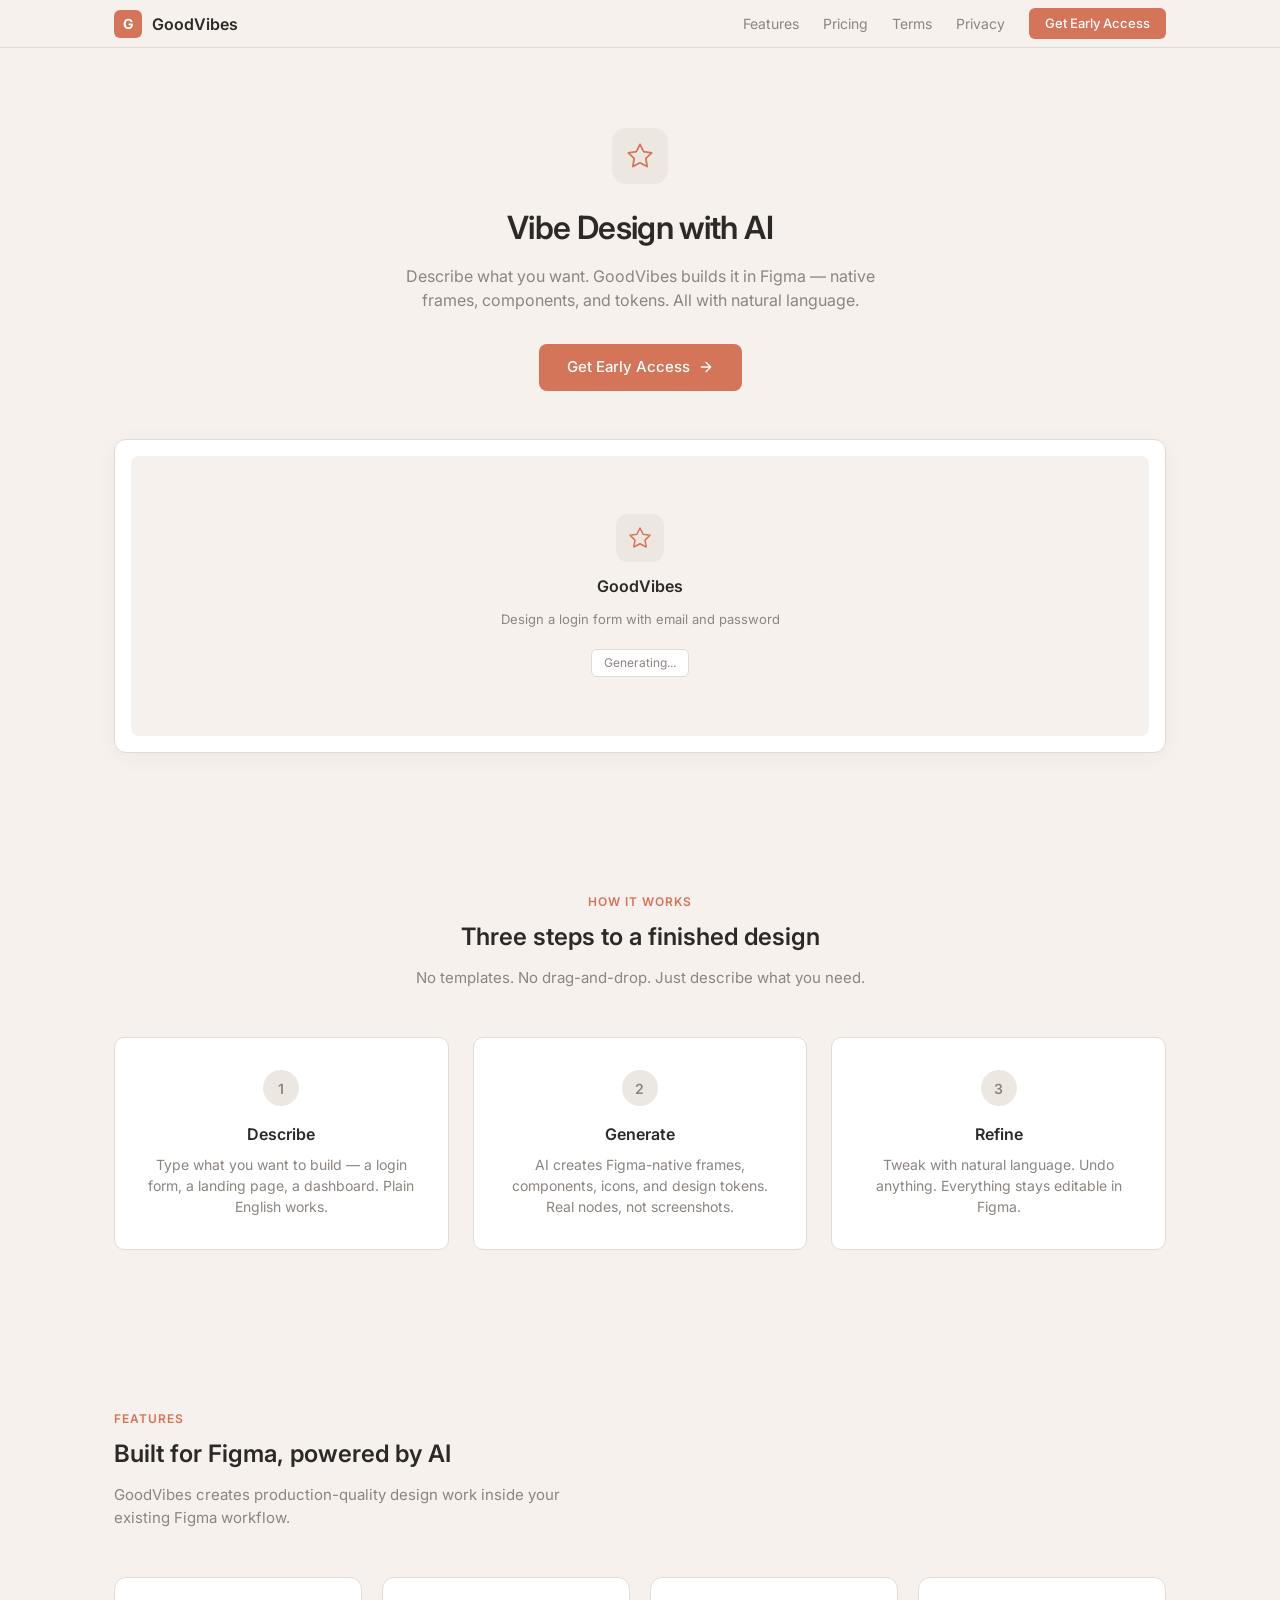
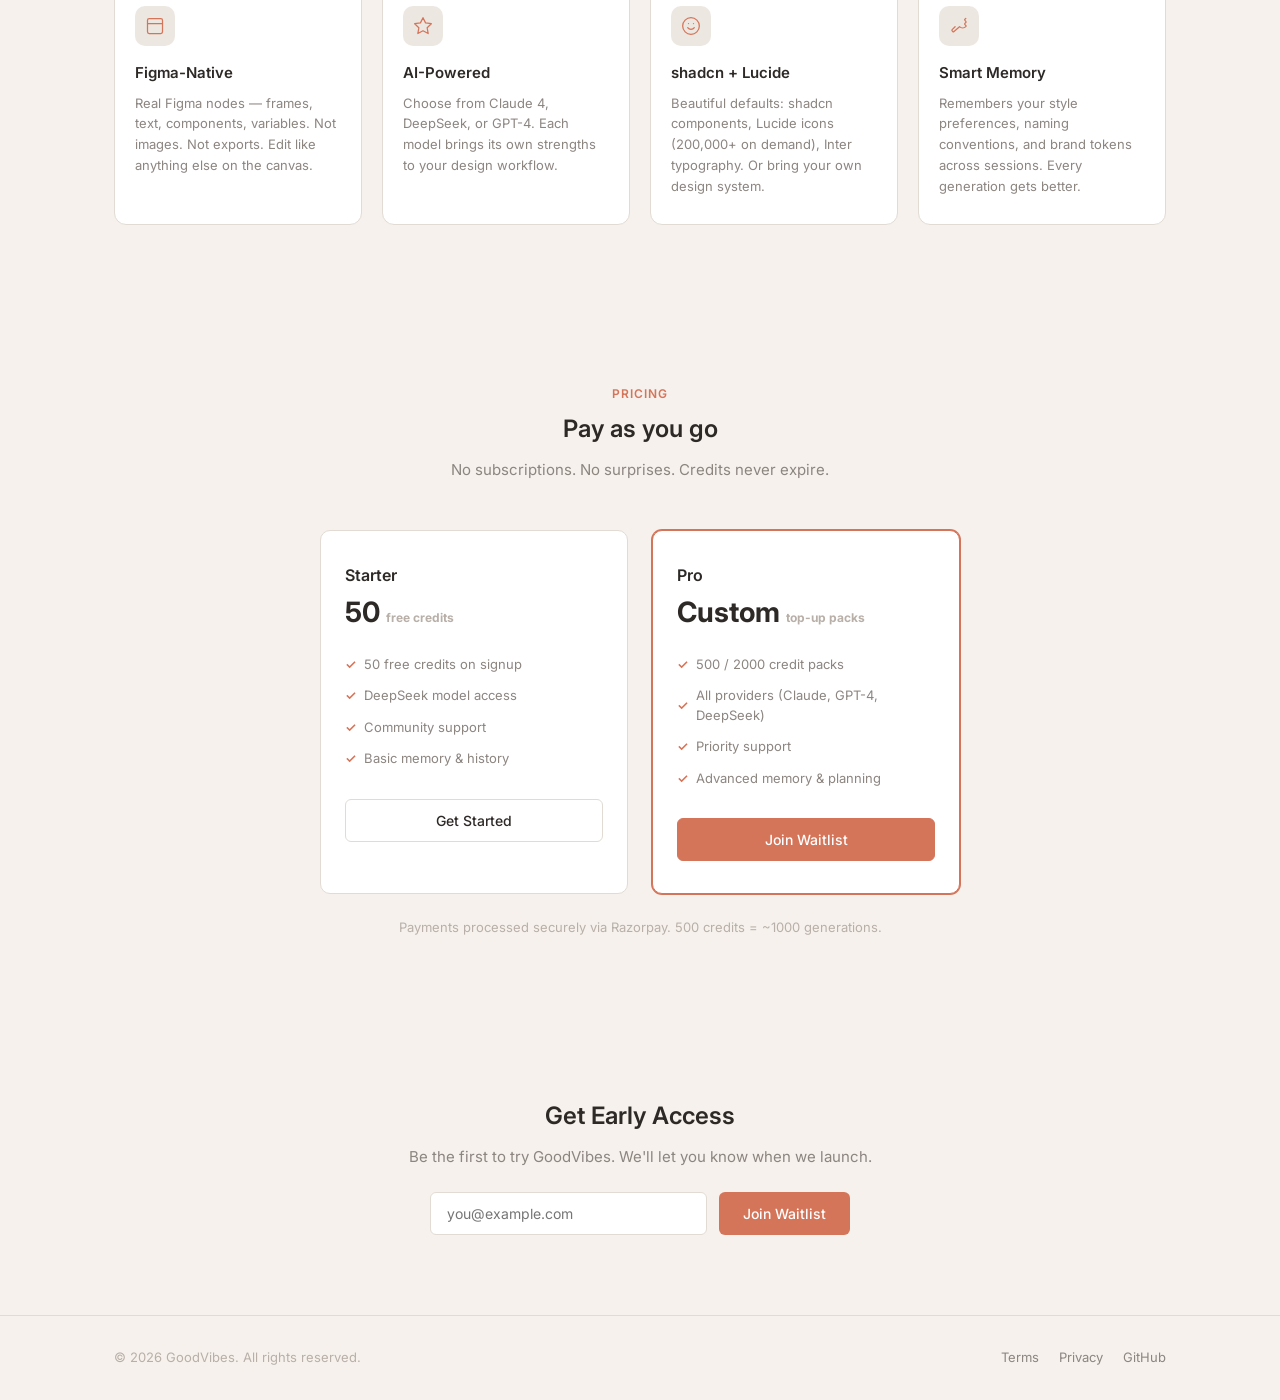
<file: index.html>
<!DOCTYPE html>
<html lang="en">
<head>
  <meta charset="UTF-8">
  <meta name="viewport" content="width=device-width, initial-scale=1.0">
  <title>GoodVibes — Vibe Design with AI</title>
  <meta name="description" content="Describe what you want. GoodVibes builds it in Figma. AI-powered design generation, native Figma nodes, smart memory.">
  <link rel="preconnect" href="https://fonts.googleapis.com">
  <link rel="preconnect" href="https://fonts.gstatic.com" crossorigin>
  <link href="https://fonts.googleapis.com/css2?family=Inter:wght@400;500;600;700&display=swap" rel="stylesheet">
  <link rel="stylesheet" href="styles.css">
  <link rel="icon" type="image/svg+xml" href="data:image/svg+xml,<svg xmlns='http://www.w3.org/2000/svg' viewBox='0 0 32 32'><rect width='32' height='32' rx='4' fill='%23D4755A'/><text x='50%25' y='55%25' dominant-baseline='middle' text-anchor='middle' fill='white' font-size='16' font-family='Inter' font-weight='700'>G</text></svg>">
</head>
<body>

  <!-- Header -->
  <header class="header">
    <div class="container">
      <a href="/" class="header-logo">
        <span class="header-logo-mark">G</span>
        GoodVibes
      </a>
      <nav class="header-nav" id="nav">
        <a href="#features">Features</a>
        <a href="#pricing">Pricing</a>
        <a href="terms.html">Terms</a>
        <a href="privacy.html">Privacy</a>
        <a href="#waitlist" class="header-cta">Get Early Access</a>
      </nav>
      <button class="mobile-toggle" onclick="document.getElementById('nav').classList.toggle('open')" aria-label="Menu">
        <svg width="20" height="20" viewBox="0 0 20 20" fill="none" stroke="currentColor" stroke-width="2"><line x1="3" y1="5" x2="17" y2="5"/><line x1="3" y1="10" x2="17" y2="10"/><line x1="3" y1="15" x2="17" y2="15"/></svg>
      </button>
    </div>
  </header>

  <!-- Hero -->
  <section class="hero">
    <div class="container">
      <div class="hero-icon">
        <svg width="28" height="28" viewBox="0 0 24 24" fill="none" stroke="#D4755A" stroke-width="1.5" stroke-linecap="round" stroke-linejoin="round">
          <path d="M12 2L15.09 8.26L22 9.27L17 14.14L18.18 21.02L12 17.77L5.82 21.02L7 14.14L2 9.27L8.91 8.26L12 2Z"/>
        </svg>
      </div>
      <h1>Vibe Design with AI</h1>
      <p>Describe what you want. GoodVibes builds it in Figma — native frames, components, and tokens. All with natural language.</p>
      <a href="#waitlist" class="hero-cta">
        Get Early Access
        <svg width="16" height="16" viewBox="0 0 24 24" fill="none" stroke="currentColor" stroke-width="2" stroke-linecap="round" stroke-linejoin="round"><path d="M5 12h14M12 5l7 7-7 7"/></svg>
      </a>
      <div class="hero-screenshot">
        <div style="background:var(--bg);border-radius:var(--radius-md);padding:40px 20px;min-height:280px;display:flex;align-items:center;justify-content:center;flex-direction:column;gap:12px;">
          <div style="width:48px;height:48px;background:var(--surface);border-radius:12px;display:flex;align-items:center;justify-content:center;font-size:20px;">
            <svg width="24" height="24" viewBox="0 0 24 24" fill="none" stroke="#D4755A" stroke-width="1.5" stroke-linecap="round" stroke-linejoin="round"><path d="M12 2L15.09 8.26L22 9.27L17 14.14L18.18 21.02L12 17.77L5.82 21.02L7 14.14L2 9.27L8.91 8.26L12 2Z"/></svg>
          </div>
          <div style="font-size:1rem;font-weight:600;color:var(--text-primary);">GoodVibes</div>
          <div style="font-size:0.8125rem;color:var(--text-secondary);">Design a login form with email and password</div>
          <div style="display:flex;gap:8px;margin-top:8px;">
            <span style="background:var(--white);border:1px solid var(--border);border-radius:6px;padding:4px 12px;font-size:0.75rem;color:var(--text-secondary);">Generating...</span>
          </div>
        </div>
      </div>
    </div>
  </section>

  <!-- How it works -->
  <section class="section">
    <div class="container" style="text-align:center;">
      <div class="section-label">How it works</div>
      <h2 class="section-title">Three steps to a finished design</h2>
      <p class="section-subtitle" style="margin:0 auto 48px;">No templates. No drag-and-drop. Just describe what you need.</p>
    </div>
    <div class="container">
      <div class="steps">
        <div class="step-card">
          <div class="step-number">1</div>
          <h3>Describe</h3>
          <p>Type what you want to build — a login form, a landing page, a dashboard. Plain English works.</p>
        </div>
        <div class="step-card">
          <div class="step-number">2</div>
          <h3>Generate</h3>
          <p>AI creates Figma-native frames, components, icons, and design tokens. Real nodes, not screenshots.</p>
        </div>
        <div class="step-card">
          <div class="step-number">3</div>
          <h3>Refine</h3>
          <p>Tweak with natural language. Undo anything. Everything stays editable in Figma.</p>
        </div>
      </div>
    </div>
  </section>

  <!-- Features -->
  <section id="features" class="section">
    <div class="container">
      <div class="section-label">Features</div>
      <h2 class="section-title">Built for Figma, powered by AI</h2>
      <p class="section-subtitle">GoodVibes creates production-quality design work inside your existing Figma workflow.</p>
    </div>
    <div class="container">
      <div class="features-grid">
        <div class="feature-card">
          <div class="feature-icon">
            <svg width="20" height="20" viewBox="0 0 24 24" fill="none" stroke="#D4755A" stroke-width="1.5" stroke-linecap="round" stroke-linejoin="round"><rect x="3" y="3" width="18" height="18" rx="2"/><path d="M3 9h18"/></svg>
          </div>
          <h3>Figma-Native</h3>
          <p>Real Figma nodes — frames, text, components, variables. Not images. Not exports. Edit like anything else on the canvas.</p>
        </div>
        <div class="feature-card">
          <div class="feature-icon">
            <svg width="20" height="20" viewBox="0 0 24 24" fill="none" stroke="#D4755A" stroke-width="1.5" stroke-linecap="round" stroke-linejoin="round"><path d="M12 2L15.09 8.26L22 9.27L17 14.14L18.18 21.02L12 17.77L5.82 21.02L7 14.14L2 9.27L8.91 8.26L12 2Z"/></svg>
          </div>
          <h3>AI-Powered</h3>
          <p>Choose from Claude 4, DeepSeek, or GPT-4. Each model brings its own strengths to your design workflow.</p>
        </div>
        <div class="feature-card">
          <div class="feature-icon">
            <svg width="20" height="20" viewBox="0 0 24 24" fill="none" stroke="#D4755A" stroke-width="1.5" stroke-linecap="round" stroke-linejoin="round"><circle cx="12" cy="12" r="10"/><path d="M8 14s1.5 2 4 2 4-2 4-2"/><line x1="9" y1="9" x2="9.01" y2="9"/><line x1="15" y1="9" x2="15.01" y2="9"/></svg>
          </div>
          <h3>shadcn + Lucide</h3>
          <p>Beautiful defaults: shadcn components, Lucide icons (200,000+ on demand), Inter typography. Or bring your own design system.</p>
        </div>
        <div class="feature-card">
          <div class="feature-icon">
            <svg width="20" height="20" viewBox="0 0 24 24" fill="none" stroke="#D4755A" stroke-width="1.5" stroke-linecap="round" stroke-linejoin="round"><path d="M20.2 2.8l-1.1 1.1c-.4.4-.4 1 0 1.4l1.1 1.1c.4.4.4 1 0 1.4l-1.1 1.1c-.4.4-.4 1 0 1.4l1.1 1.1c.4.4.4 1 0 1.4-2.1 2.1-5.5 2.1-7.6 0L6 18.6c-.4.4-1.1.4-1.5 0l-.7-.7c-.4-.4-.4-1.1 0-1.5l3.5-3.5"/></svg>
          </div>
          <h3>Smart Memory</h3>
          <p>Remembers your style preferences, naming conventions, and brand tokens across sessions. Every generation gets better.</p>
        </div>
      </div>
    </div>
  </section>

  <!-- Pricing -->
  <section id="pricing" class="section">
    <div class="container" style="text-align:center;">
      <div class="section-label">Pricing</div>
      <h2 class="section-title">Pay as you go</h2>
      <p class="section-subtitle" style="margin:0 auto 48px;">No subscriptions. No surprises. Credits never expire.</p>
    </div>
    <div class="container">
      <div class="pricing-grid">
        <div class="pricing-card">
          <h3>Starter</h3>
          <div class="price">50 <span class="price-note">free credits</span></div>
          <ul>
            <li>50 free credits on signup</li>
            <li>DeepSeek model access</li>
            <li>Community support</li>
            <li>Basic memory &amp; history</li>
          </ul>
          <a href="#waitlist" class="pricing-cta">Get Started</a>
        </div>
        <div class="pricing-card featured">
          <h3>Pro</h3>
          <div class="price">Custom <span class="price-note">top-up packs</span></div>
          <ul>
            <li>500 / 2000 credit packs</li>
            <li>All providers (Claude, GPT-4, DeepSeek)</li>
            <li>Priority support</li>
            <li>Advanced memory &amp; planning</li>
          </ul>
          <a href="#waitlist" class="pricing-cta primary">Join Waitlist</a>
        </div>
      </div>
      <p class="pricing-note">Payments processed securely via Razorpay. 500 credits = ~1000 generations.</p>
    </div>
  </section>

  <!-- Waitlist -->
  <section id="waitlist" class="waitlist">
    <div class="container">
      <h2>Get Early Access</h2>
      <p>Be the first to try GoodVibes. We'll let you know when we launch.</p>
      <form class="waitlist-form" action="https://formspree.io/f/your-form-id" method="POST">
        <input type="email" name="email" placeholder="you@example.com" required>
        <button type="submit">Join Waitlist</button>
      </form>
    </div>
  </section>

  <!-- Footer -->
  <footer class="footer">
    <div class="container">
      <div class="footer-copy">&copy; 2026 GoodVibes. All rights reserved.</div>
      <div class="footer-links">
        <a href="terms.html">Terms</a>
        <a href="privacy.html">Privacy</a>
        <a href="https://github.com/pradyumna-ks/goodvibes-figma" target="_blank">GitHub</a>
      </div>
    </div>
  </footer>

</body>
</html>
</file>
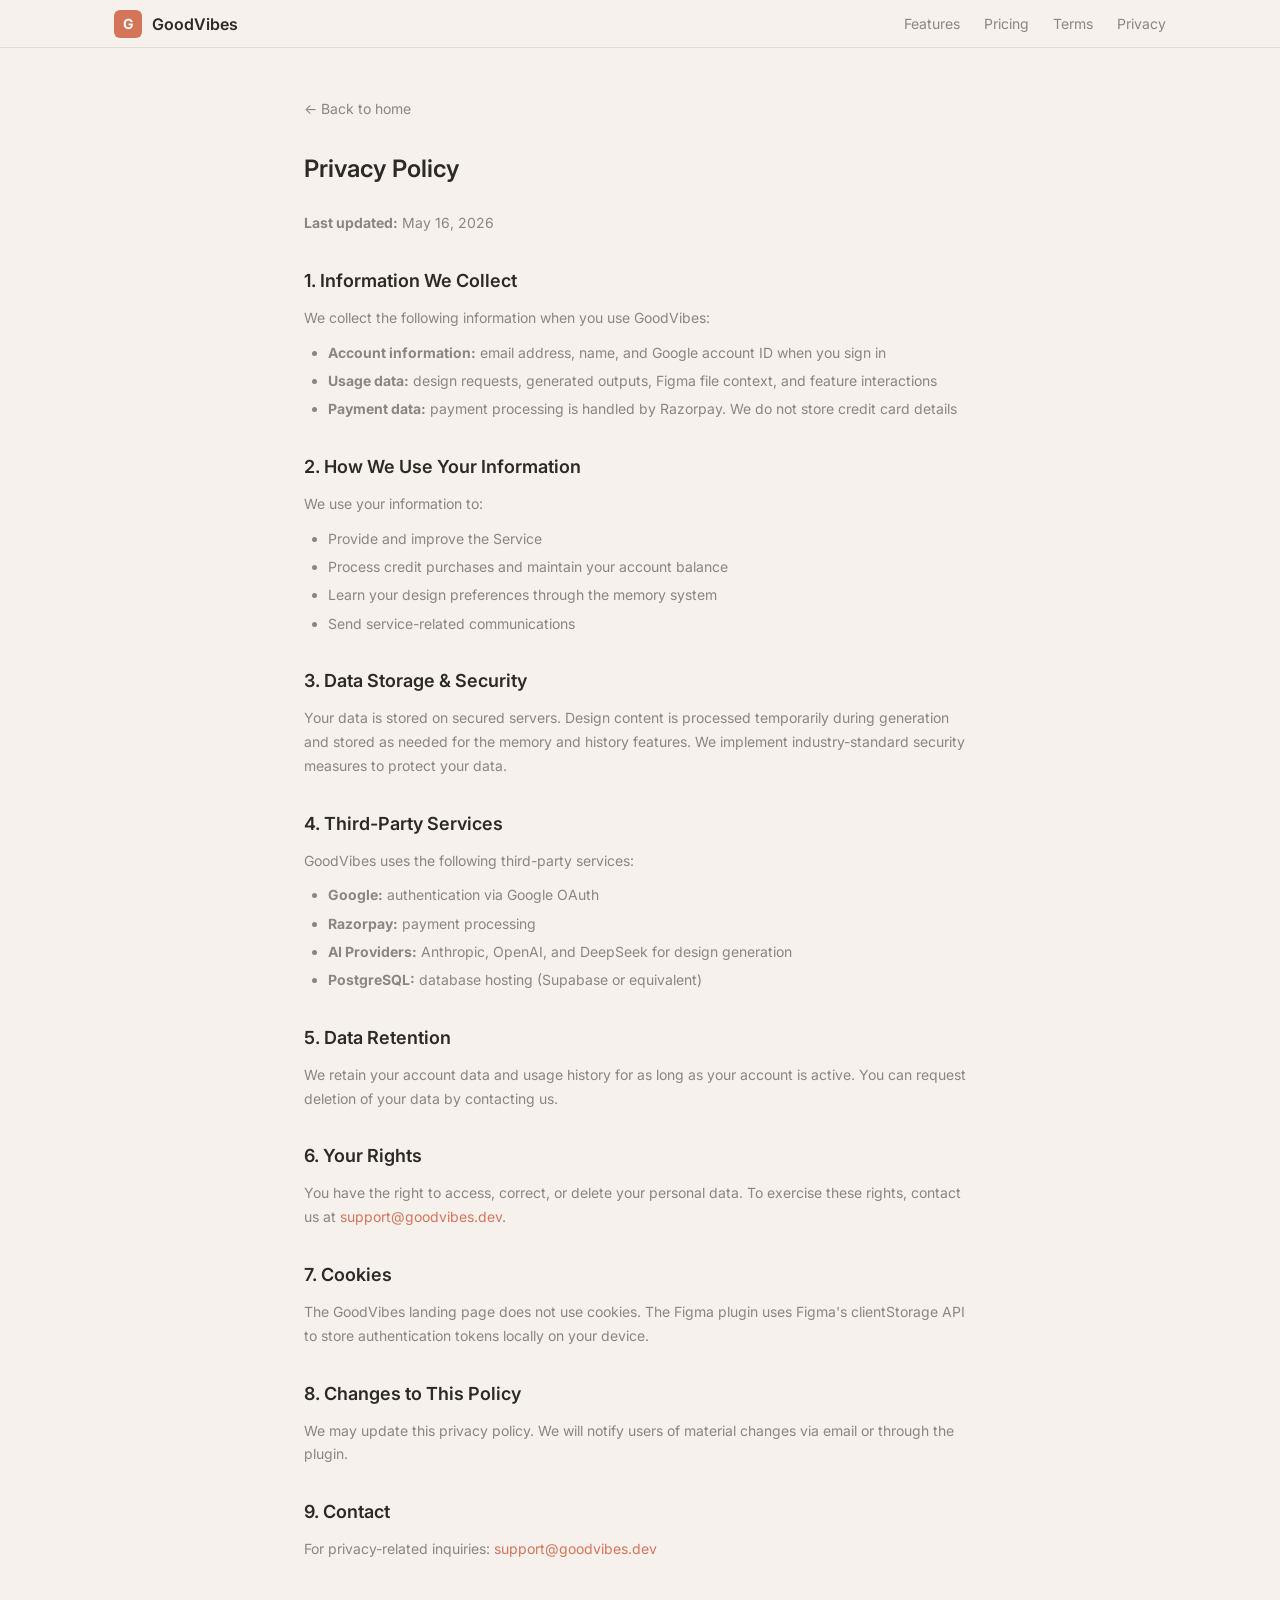
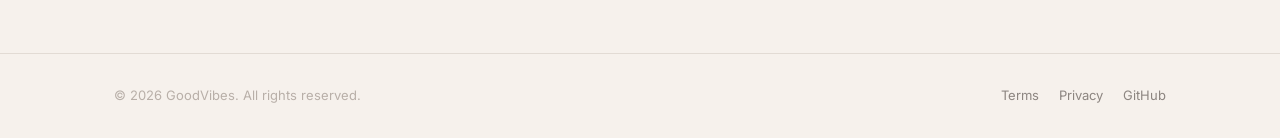
<file: privacy.html>
<!DOCTYPE html>
<html lang="en">
<head>
  <meta charset="UTF-8">
  <meta name="viewport" content="width=device-width, initial-scale=1.0">
  <title>Privacy Policy — GoodVibes</title>
  <meta name="robots" content="noindex">
  <link rel="preconnect" href="https://fonts.googleapis.com">
  <link rel="preconnect" href="https://fonts.gstatic.com" crossorigin>
  <link href="https://fonts.googleapis.com/css2?family=Inter:wght@400;500;600;700&display=swap" rel="stylesheet">
  <link rel="stylesheet" href="styles.css">
  <link rel="icon" type="image/svg+xml" href="data:image/svg+xml,<svg xmlns='http://www.w3.org/2000/svg' viewBox='0 0 32 32'><rect width='32' height='32' rx='4' fill='%23D4755A'/><text x='50%25' y='55%25' dominant-baseline='middle' text-anchor='middle' fill='white' font-size='16' font-family='Inter' font-weight='700'>G</text></svg>">
</head>
<body>

  <header class="header">
    <div class="container">
      <a href="/" class="header-logo">
        <span class="header-logo-mark">G</span>
        GoodVibes
      </a>
      <nav class="header-nav">
        <a href="index.html#features">Features</a>
        <a href="index.html#pricing">Pricing</a>
        <a href="terms.html">Terms</a>
        <a href="privacy.html">Privacy</a>
      </nav>
    </div>
  </header>

  <main class="legal-page">
    <a href="index.html" class="back-link">&larr; Back to home</a>
    <h1>Privacy Policy</h1>
    <p><strong>Last updated:</strong> May 16, 2026</p>

    <h2>1. Information We Collect</h2>
    <p>We collect the following information when you use GoodVibes:</p>
    <ul>
      <li><strong>Account information:</strong> email address, name, and Google account ID when you sign in</li>
      <li><strong>Usage data:</strong> design requests, generated outputs, Figma file context, and feature interactions</li>
      <li><strong>Payment data:</strong> payment processing is handled by Razorpay. We do not store credit card details</li>
    </ul>

    <h2>2. How We Use Your Information</h2>
    <p>We use your information to:</p>
    <ul>
      <li>Provide and improve the Service</li>
      <li>Process credit purchases and maintain your account balance</li>
      <li>Learn your design preferences through the memory system</li>
      <li>Send service-related communications</li>
    </ul>

    <h2>3. Data Storage &amp; Security</h2>
    <p>Your data is stored on secured servers. Design content is processed temporarily during generation and stored as needed for the memory and history features. We implement industry-standard security measures to protect your data.</p>

    <h2>4. Third-Party Services</h2>
    <p>GoodVibes uses the following third-party services:</p>
    <ul>
      <li><strong>Google:</strong> authentication via Google OAuth</li>
      <li><strong>Razorpay:</strong> payment processing</li>
      <li><strong>AI Providers:</strong> Anthropic, OpenAI, and DeepSeek for design generation</li>
      <li><strong>PostgreSQL:</strong> database hosting (Supabase or equivalent)</li>
    </ul>

    <h2>5. Data Retention</h2>
    <p>We retain your account data and usage history for as long as your account is active. You can request deletion of your data by contacting us.</p>

    <h2>6. Your Rights</h2>
    <p>You have the right to access, correct, or delete your personal data. To exercise these rights, contact us at <a href="mailto:support@goodvibes.dev" style="color:var(--accent)">support@goodvibes.dev</a>.</p>

    <h2>7. Cookies</h2>
    <p>The GoodVibes landing page does not use cookies. The Figma plugin uses Figma's clientStorage API to store authentication tokens locally on your device.</p>

    <h2>8. Changes to This Policy</h2>
    <p>We may update this privacy policy. We will notify users of material changes via email or through the plugin.</p>

    <h2>9. Contact</h2>
    <p>For privacy-related inquiries: <a href="mailto:support@goodvibes.dev" style="color:var(--accent)">support@goodvibes.dev</a></p>
  </main>

  <footer class="footer">
    <div class="container">
      <div class="footer-copy">&copy; 2026 GoodVibes. All rights reserved.</div>
      <div class="footer-links">
        <a href="terms.html">Terms</a>
        <a href="privacy.html">Privacy</a>
        <a href="https://github.com/pradyumna-ks/goodvibes-figma" target="_blank">GitHub</a>
      </div>
    </div>
  </footer>

</body>
</html>
</file>
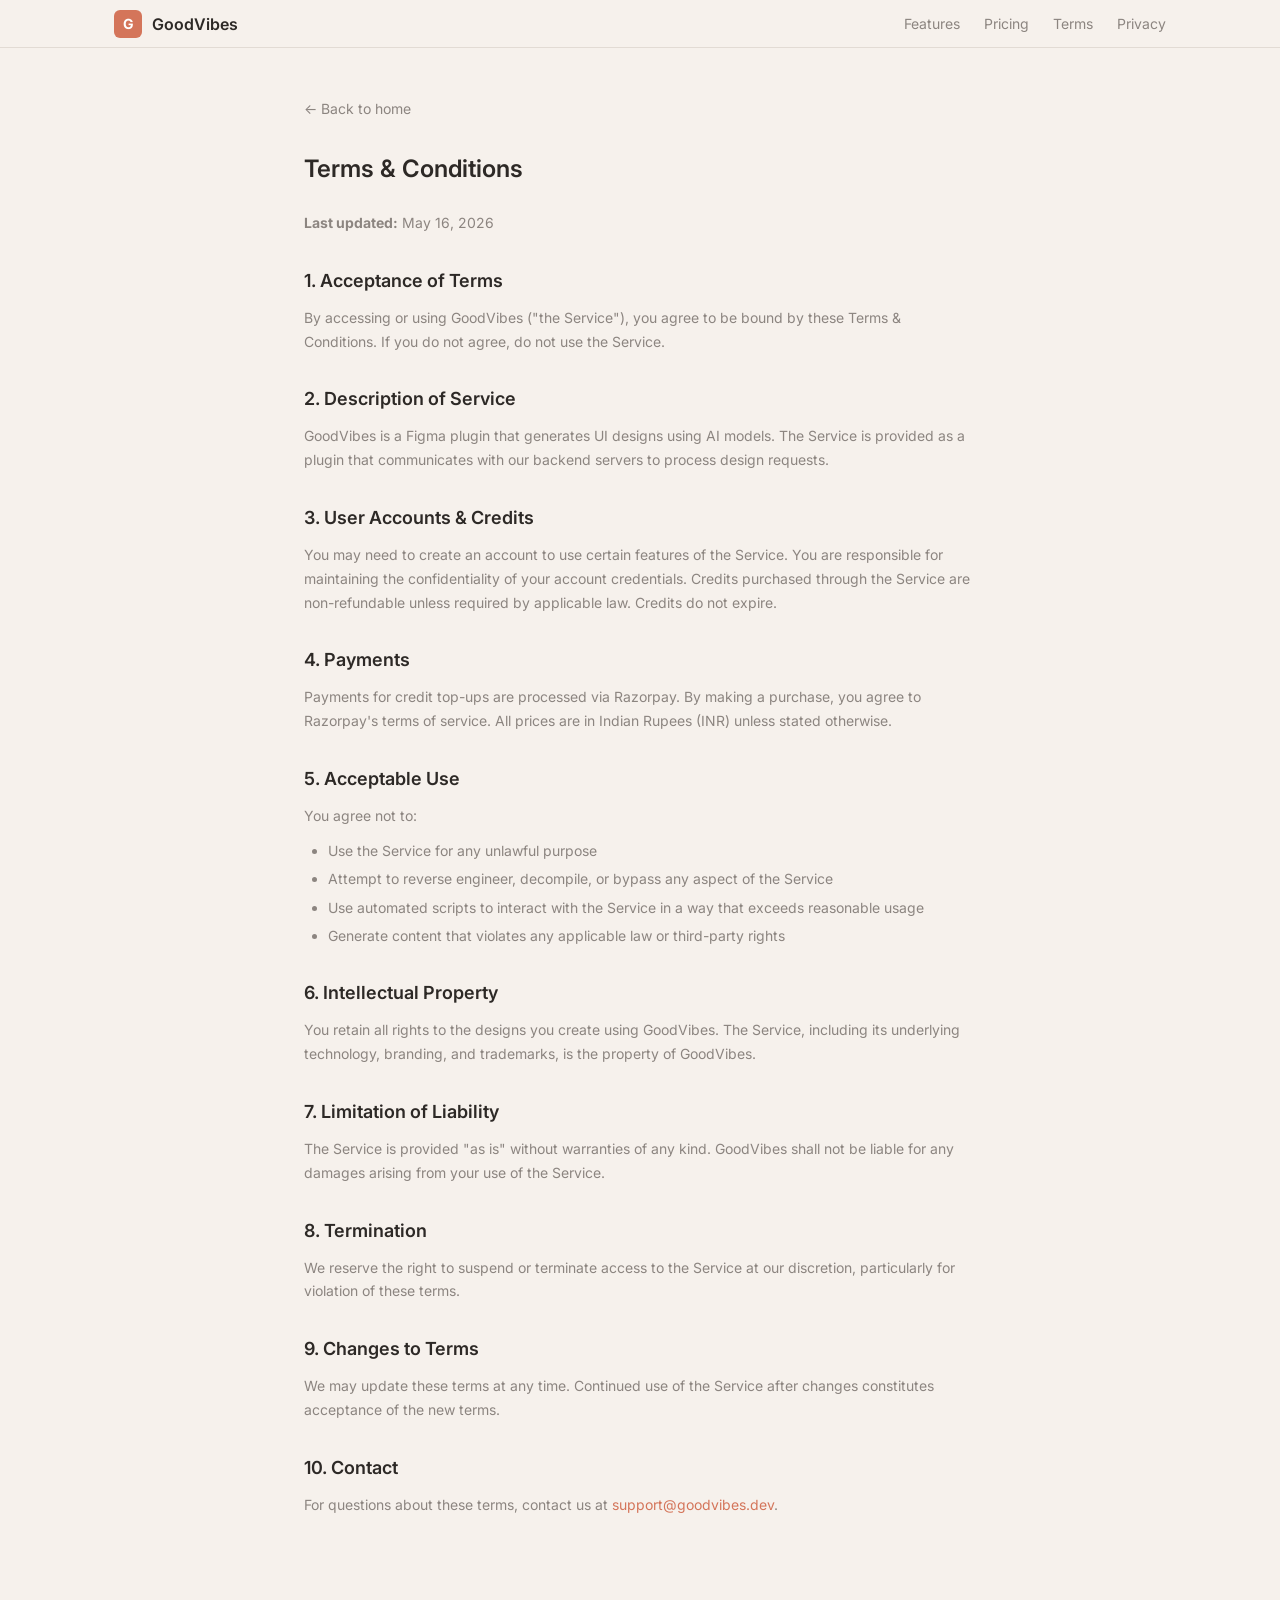
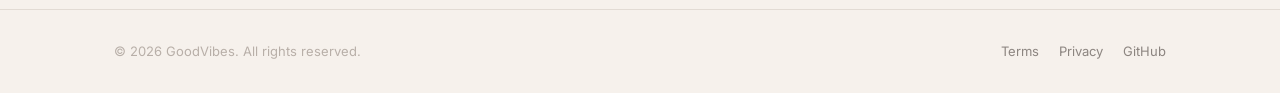
<file: terms.html>
<!DOCTYPE html>
<html lang="en">
<head>
  <meta charset="UTF-8">
  <meta name="viewport" content="width=device-width, initial-scale=1.0">
  <title>Terms &amp; Conditions — GoodVibes</title>
  <meta name="robots" content="noindex">
  <link rel="preconnect" href="https://fonts.googleapis.com">
  <link rel="preconnect" href="https://fonts.gstatic.com" crossorigin>
  <link href="https://fonts.googleapis.com/css2?family=Inter:wght@400;500;600;700&display=swap" rel="stylesheet">
  <link rel="stylesheet" href="styles.css">
  <link rel="icon" type="image/svg+xml" href="data:image/svg+xml,<svg xmlns='http://www.w3.org/2000/svg' viewBox='0 0 32 32'><rect width='32' height='32' rx='4' fill='%23D4755A'/><text x='50%25' y='55%25' dominant-baseline='middle' text-anchor='middle' fill='white' font-size='16' font-family='Inter' font-weight='700'>G</text></svg>">
</head>
<body>

  <header class="header">
    <div class="container">
      <a href="/" class="header-logo">
        <span class="header-logo-mark">G</span>
        GoodVibes
      </a>
      <nav class="header-nav">
        <a href="index.html#features">Features</a>
        <a href="index.html#pricing">Pricing</a>
        <a href="terms.html">Terms</a>
        <a href="privacy.html">Privacy</a>
      </nav>
    </div>
  </header>

  <main class="legal-page">
    <a href="index.html" class="back-link">&larr; Back to home</a>
    <h1>Terms &amp; Conditions</h1>
    <p><strong>Last updated:</strong> May 16, 2026</p>

    <h2>1. Acceptance of Terms</h2>
    <p>By accessing or using GoodVibes ("the Service"), you agree to be bound by these Terms &amp; Conditions. If you do not agree, do not use the Service.</p>

    <h2>2. Description of Service</h2>
    <p>GoodVibes is a Figma plugin that generates UI designs using AI models. The Service is provided as a plugin that communicates with our backend servers to process design requests.</p>

    <h2>3. User Accounts &amp; Credits</h2>
    <p>You may need to create an account to use certain features of the Service. You are responsible for maintaining the confidentiality of your account credentials. Credits purchased through the Service are non-refundable unless required by applicable law. Credits do not expire.</p>

    <h2>4. Payments</h2>
    <p>Payments for credit top-ups are processed via Razorpay. By making a purchase, you agree to Razorpay's terms of service. All prices are in Indian Rupees (INR) unless stated otherwise.</p>

    <h2>5. Acceptable Use</h2>
    <p>You agree not to:</p>
    <ul>
      <li>Use the Service for any unlawful purpose</li>
      <li>Attempt to reverse engineer, decompile, or bypass any aspect of the Service</li>
      <li>Use automated scripts to interact with the Service in a way that exceeds reasonable usage</li>
      <li>Generate content that violates any applicable law or third-party rights</li>
    </ul>

    <h2>6. Intellectual Property</h2>
    <p>You retain all rights to the designs you create using GoodVibes. The Service, including its underlying technology, branding, and trademarks, is the property of GoodVibes.</p>

    <h2>7. Limitation of Liability</h2>
    <p>The Service is provided "as is" without warranties of any kind. GoodVibes shall not be liable for any damages arising from your use of the Service.</p>

    <h2>8. Termination</h2>
    <p>We reserve the right to suspend or terminate access to the Service at our discretion, particularly for violation of these terms.</p>

    <h2>9. Changes to Terms</h2>
    <p>We may update these terms at any time. Continued use of the Service after changes constitutes acceptance of the new terms.</p>

    <h2>10. Contact</h2>
    <p>For questions about these terms, contact us at <a href="mailto:support@goodvibes.dev" style="color:var(--accent)">support@goodvibes.dev</a>.</p>
  </main>

  <footer class="footer">
    <div class="container">
      <div class="footer-copy">&copy; 2026 GoodVibes. All rights reserved.</div>
      <div class="footer-links">
        <a href="terms.html">Terms</a>
        <a href="privacy.html">Privacy</a>
        <a href="https://github.com/pradyumna-ks/goodvibes-figma" target="_blank">GitHub</a>
      </div>
    </div>
  </footer>

</body>
</html>
</file>
<file: styles.css>
:root {
  --bg: #F6F1EC;
  --surface: #EDE7E1;
  --border: #E2DBD4;
  --text-primary: #2D2926;
  --text-secondary: #8C8580;
  --text-tertiary: #B8AFA8;
  --accent: #D4755A;
  --white: #FFFFFF;
  --radius-sm: 6px;
  --radius-md: 8px;
  --radius-lg: 10px;
  --radius-xl: 12px;
  --radius-2xl: 14px;
}

*, *::before, *::after { box-sizing: border-box; margin: 0; padding: 0; }

html { scroll-behavior: smooth; }

body {
  font-family: 'Inter', -apple-system, BlinkMacSystemFont, 'Segoe UI', Roboto, sans-serif;
  background: var(--bg);
  color: var(--text-primary);
  line-height: 1.5;
  -webkit-font-smoothing: antialiased;
}

a { color: inherit; text-decoration: none; }
img { max-width: 100%; display: block; }
button { cursor: pointer; font-family: inherit; }

.container {
  max-width: 1100px;
  margin: 0 auto;
  padding: 0 24px;
}

/* ─── Header ───────────────────────────────────────── */

.header {
  position: sticky;
  top: 0;
  height: 48px;
  background: var(--bg);
  border-bottom: 1px solid var(--border);
  z-index: 50;
  display: flex;
  align-items: center;
}

.header .container {
  display: flex;
  align-items: center;
  justify-content: space-between;
  width: 100%;
}

.header-logo {
  display: flex;
  align-items: center;
  gap: 10px;
  font-size: 1rem;
  font-weight: 600;
  color: var(--text-primary);
}

.header-logo-mark {
  width: 28px;
  height: 28px;
  background: var(--accent);
  border-radius: var(--radius-sm);
  display: flex;
  align-items: center;
  justify-content: center;
  color: white;
  font-size: 14px;
  font-weight: 700;
}

.header-nav {
  display: flex;
  align-items: center;
  gap: 24px;
}

.header-nav a {
  font-size: 0.875rem;
  color: var(--text-secondary);
  transition: color 0.15s;
}

.header-nav a:hover { color: var(--text-primary); }

.header-nav .header-cta {
  background: var(--accent);
  color: white;
  padding: 6px 16px;
  border-radius: var(--radius-sm);
  font-size: 0.8125rem;
  font-weight: 500;
  transition: opacity 0.15s;
}

.header-nav .header-cta:hover { opacity: 0.9; color: white; }

.mobile-toggle { display: none; background: none; border: none; font-size: 1.25rem; color: var(--text-primary); padding: 4px; }

@media (max-width: 768px) {
  .header-nav { display: none; }
  .header-nav.open { display: flex; flex-direction: column; position: absolute; top: 48px; left: 0; right: 0; background: var(--bg); border-bottom: 1px solid var(--border); padding: 16px 24px; gap: 16px; align-items: flex-start; }
  .mobile-toggle { display: block; }
}

/* ─── Hero ─────────────────────────────────────────── */

.hero {
  padding: 80px 0 60px;
  text-align: center;
}

.hero-icon {
  width: 56px;
  height: 56px;
  background: var(--surface);
  border-radius: var(--radius-2xl);
  display: flex;
  align-items: center;
  justify-content: center;
  margin: 0 auto 20px;
  font-size: 24px;
}

.hero h1 {
  font-size: 2rem;
  font-weight: 600;
  color: var(--text-primary);
  margin-bottom: 12px;
  letter-spacing: -0.02em;
}

.hero p {
  font-size: 1rem;
  color: var(--text-secondary);
  max-width: 480px;
  margin: 0 auto 32px;
}

.hero-cta {
  display: inline-flex;
  align-items: center;
  gap: 8px;
  background: var(--accent);
  color: white;
  padding: 12px 28px;
  border-radius: var(--radius-md);
  font-size: 0.9375rem;
  font-weight: 500;
  border: none;
  transition: opacity 0.15s;
}

.hero-cta:hover { opacity: 0.9; }

.hero-screenshot {
  margin-top: 48px;
  border-radius: var(--radius-xl);
  border: 1px solid var(--border);
  box-shadow: 0 4px 24px rgba(0,0,0,0.04);
  overflow: hidden;
  background: var(--white);
  padding: 16px;
}

.hero-screenshot img {
  width: 100%;
  border-radius: var(--radius-md);
  background: var(--bg);
  min-height: 240px;
  object-fit: cover;
}

@media (max-width: 640px) {
  .hero { padding: 48px 0 40px; }
  .hero h1 { font-size: 1.5rem; }
}

/* ─── Section common ───────────────────────────────── */

.section {
  padding: 80px 0;
}

.section-label {
  font-size: 0.75rem;
  font-weight: 600;
  text-transform: uppercase;
  letter-spacing: 0.08em;
  color: var(--accent);
  margin-bottom: 8px;
}

.section-title {
  font-size: 1.5rem;
  font-weight: 600;
  color: var(--text-primary);
  margin-bottom: 12px;
}

.section-subtitle {
  font-size: 0.9375rem;
  color: var(--text-secondary);
  max-width: 480px;
  margin-bottom: 48px;
}

/* ─── How It Works ─────────────────────────────────── */

.steps {
  display: grid;
  grid-template-columns: repeat(3, 1fr);
  gap: 24px;
}

.step-card {
  background: var(--white);
  border: 1px solid var(--border);
  border-radius: var(--radius-lg);
  padding: 32px 24px;
  text-align: center;
}

.step-number {
  width: 36px;
  height: 36px;
  background: var(--surface);
  border-radius: 50%;
  display: flex;
  align-items: center;
  justify-content: center;
  margin: 0 auto 16px;
  font-size: 0.875rem;
  font-weight: 600;
  color: var(--text-secondary);
}

.step-card h3 {
  font-size: 1rem;
  font-weight: 600;
  margin-bottom: 8px;
}

.step-card p {
  font-size: 0.875rem;
  color: var(--text-secondary);
}

@media (max-width: 768px) {
  .steps { grid-template-columns: 1fr; }
}

/* ─── Features ─────────────────────────────────────── */

.features-grid {
  display: grid;
  grid-template-columns: repeat(4, 1fr);
  gap: 20px;
}

.feature-card {
  background: var(--white);
  border: 1px solid var(--border);
  border-radius: var(--radius-xl);
  padding: 28px 20px;
}

.feature-icon {
  width: 40px;
  height: 40px;
  background: var(--surface);
  border-radius: var(--radius-lg);
  display: flex;
  align-items: center;
  justify-content: center;
  margin-bottom: 16px;
  font-size: 18px;
}

.feature-card h3 {
  font-size: 0.9375rem;
  font-weight: 600;
  margin-bottom: 8px;
}

.feature-card p {
  font-size: 0.8125rem;
  color: var(--text-secondary);
  line-height: 1.6;
}

@media (max-width: 900px) {
  .features-grid { grid-template-columns: repeat(2, 1fr); }
}

@media (max-width: 480px) {
  .features-grid { grid-template-columns: 1fr; }
}

/* ─── Pricing ──────────────────────────────────────── */

.pricing-grid {
  display: grid;
  grid-template-columns: repeat(2, 1fr);
  gap: 24px;
  max-width: 640px;
  margin: 0 auto;
}

.pricing-card {
  background: var(--white);
  border: 1px solid var(--border);
  border-radius: var(--radius-lg);
  padding: 32px 24px;
  position: relative;
}

.pricing-card.featured {
  border-color: var(--accent);
  box-shadow: 0 0 0 1px var(--accent);
}

.pricing-card h3 {
  font-size: 1rem;
  font-weight: 600;
  margin-bottom: 4px;
}

.pricing-card .price {
  font-size: 1.75rem;
  font-weight: 700;
  color: var(--text-primary);
  margin-bottom: 16px;
}

.pricing-card .price-note {
  font-size: 0.75rem;
  color: var(--text-tertiary);
}

.pricing-card ul {
  list-style: none;
  margin-bottom: 24px;
}

.pricing-card li {
  font-size: 0.8125rem;
  color: var(--text-secondary);
  padding: 6px 0;
  display: flex;
  align-items: center;
  gap: 8px;
}

.pricing-card li::before {
  content: "✓";
  color: var(--accent);
  font-weight: 600;
}

.pricing-cta {
  display: block;
  text-align: center;
  padding: 10px;
  border-radius: var(--radius-sm);
  font-size: 0.875rem;
  font-weight: 500;
  border: 1px solid var(--border);
  transition: all 0.15s;
}

.pricing-cta:hover { border-color: var(--text-tertiary); }

.pricing-cta.primary {
  background: var(--accent);
  color: white;
  border-color: var(--accent);
}

.pricing-cta.primary:hover { opacity: 0.9; }

.pricing-note {
  text-align: center;
  margin-top: 24px;
  font-size: 0.8125rem;
  color: var(--text-tertiary);
}

@media (max-width: 480px) {
  .pricing-grid { grid-template-columns: 1fr; }
}

/* ─── Waitlist ─────────────────────────────────────── */

.waitlist {
  text-align: center;
  padding: 80px 0;
}

.waitlist h2 {
  font-size: 1.5rem;
  font-weight: 600;
  margin-bottom: 12px;
}

.waitlist p {
  font-size: 0.9375rem;
  color: var(--text-secondary);
  margin-bottom: 24px;
}

.waitlist-form {
  display: flex;
  gap: 12px;
  max-width: 420px;
  margin: 0 auto;
}

.waitlist-form input {
  flex: 1;
  padding: 12px 16px;
  border: 1px solid var(--border);
  border-radius: var(--radius-sm);
  font-size: 0.875rem;
  background: var(--white);
  color: var(--text-primary);
  outline: none;
  font-family: inherit;
}

.waitlist-form input:focus { border-color: var(--accent); }

.waitlist-form button {
  padding: 12px 24px;
  background: var(--accent);
  color: white;
  border: none;
  border-radius: var(--radius-sm);
  font-size: 0.875rem;
  font-weight: 500;
  white-space: nowrap;
  font-family: inherit;
  transition: opacity 0.15s;
}

.waitlist-form button:hover { opacity: 0.9; }

@media (max-width: 480px) {
  .waitlist-form { flex-direction: column; }
}

/* ─── Footer ───────────────────────────────────────── */

.footer {
  border-top: 1px solid var(--border);
  padding: 32px 0;
}

.footer .container {
  display: flex;
  align-items: center;
  justify-content: space-between;
}

.footer-copy {
  font-size: 0.8125rem;
  color: var(--text-tertiary);
}

.footer-links {
  display: flex;
  gap: 20px;
}

.footer-links a {
  font-size: 0.8125rem;
  color: var(--text-secondary);
  transition: color 0.15s;
}

.footer-links a:hover { color: var(--text-primary); }

@media (max-width: 480px) {
  .footer .container { flex-direction: column; gap: 12px; }
}

/* ─── Legal pages ──────────────────────────────────── */

.legal-page {
  max-width: 720px;
  margin: 0 auto;
  padding: 48px 24px 80px;
}

.legal-page h1 {
  font-size: 1.5rem;
  font-weight: 600;
  margin-bottom: 24px;
}

.legal-page h2 {
  font-size: 1.125rem;
  font-weight: 600;
  margin-top: 32px;
  margin-bottom: 12px;
}

.legal-page p {
  font-size: 0.875rem;
  color: var(--text-secondary);
  margin-bottom: 12px;
  line-height: 1.7;
}

.legal-page ul {
  list-style: disc;
  padding-left: 24px;
  margin-bottom: 12px;
}

.legal-page li {
  font-size: 0.875rem;
  color: var(--text-secondary);
  margin-bottom: 6px;
  line-height: 1.6;
}

.legal-page .back-link {
  display: inline-flex;
  align-items: center;
  gap: 6px;
  font-size: 0.875rem;
  color: var(--text-secondary);
  margin-bottom: 32px;
}

.legal-page .back-link:hover { color: var(--text-primary); }
</file>
